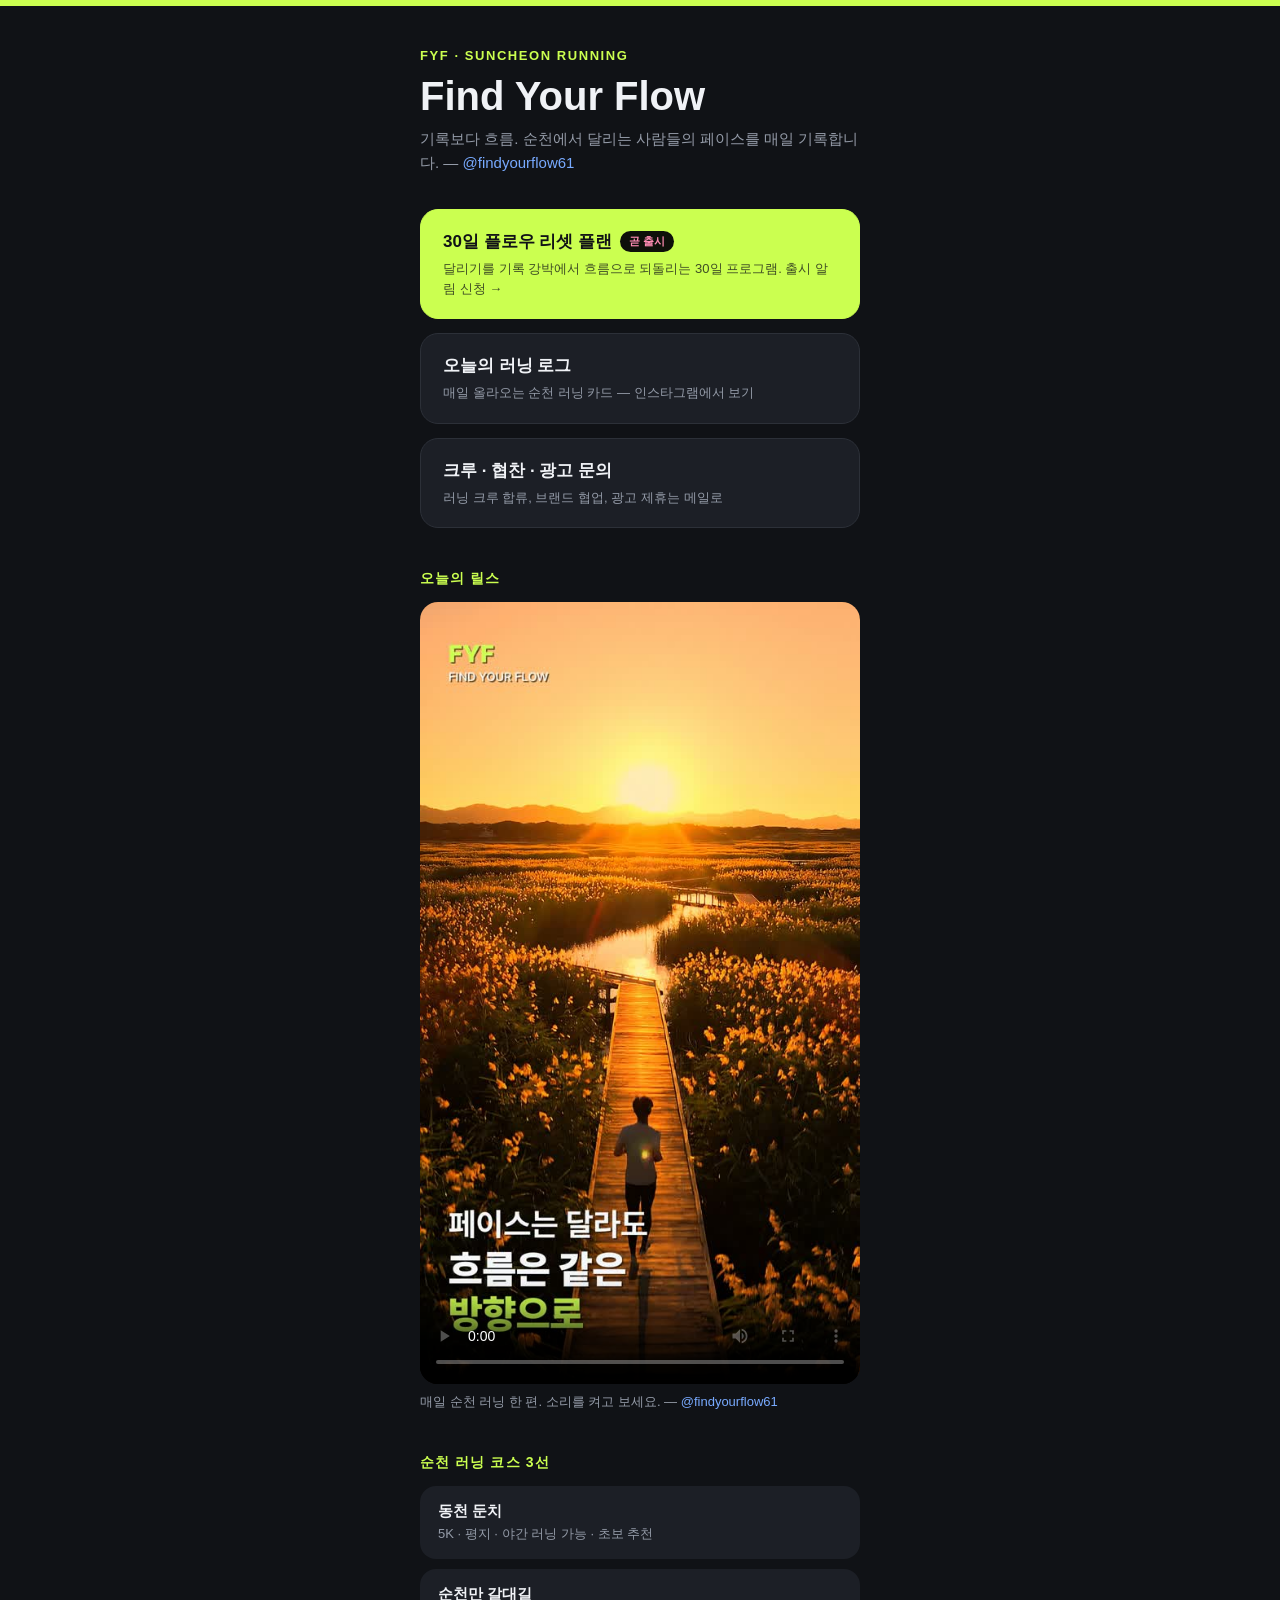
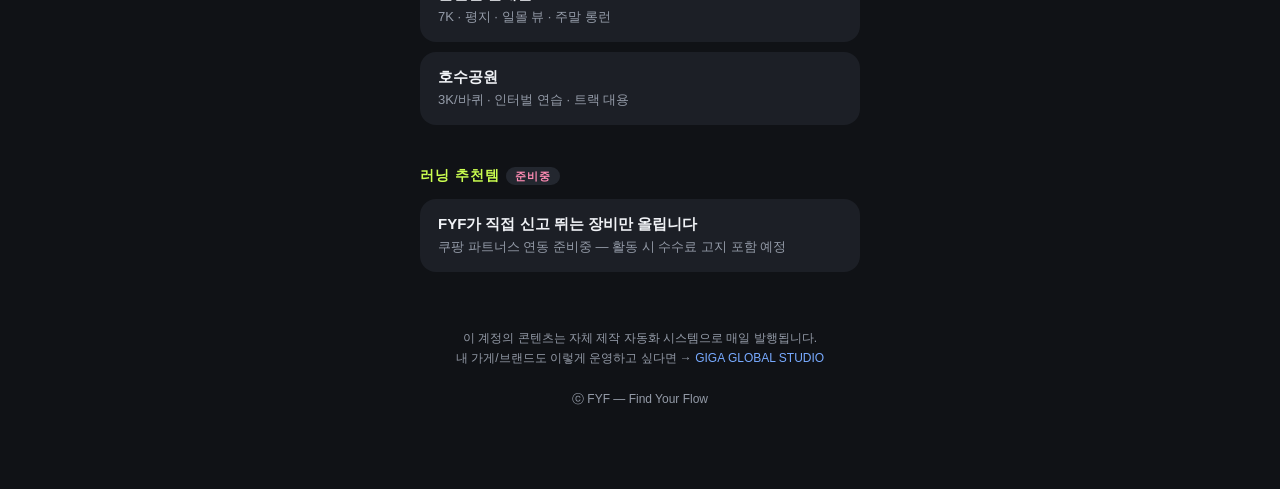
<file: index.html>
<!DOCTYPE html>
<html lang="ko">
<head>
<meta charset="UTF-8">
<meta name="viewport" content="width=device-width, initial-scale=1.0">
<title>FYF — Find Your Flow | 순천 러닝</title>
<meta name="description" content="순천에서 달리는 사람들의 흐름. 30일 플로우 리셋 플랜, 순천 러닝 코스 가이드, 러닝 추천템.">
<meta property="og:title" content="FYF — Find Your Flow">
<meta property="og:description" content="순천에서 달리는 사람들의 흐름. 기록보다 흐름.">
<style>
  :root{
    --bg:#101216; --card:#1c1f26; --card2:#23272f;
    --lime:#cbff50; --blue:#78aaff; --pink:#ff8cb4;
    --grey:#949ba8; --white:#f0f2f6;
  }
  *{margin:0;padding:0;box-sizing:border-box}
  body{background:var(--bg);color:var(--white);
    font-family:"Pretendard","Apple SD Gothic Neo",-apple-system,sans-serif;
    min-height:100vh;display:flex;justify-content:center}
  .wrap{width:100%;max-width:480px;padding:48px 20px 80px}
  .top-bar{position:fixed;top:0;left:0;right:0;height:6px;background:var(--lime)}
  .eyebrow{color:var(--lime);font-weight:700;font-size:13px;letter-spacing:.12em}
  h1{font-size:40px;font-weight:900;line-height:1.15;margin:10px 0 8px}
  .sub{color:var(--grey);font-size:15px;line-height:1.6;margin-bottom:34px}
  .links{display:flex;flex-direction:column;gap:14px}
  a.btn{display:block;background:var(--card);border:1px solid #2c3038;border-radius:18px;
    padding:20px 22px;text-decoration:none;color:var(--white);transition:transform .12s ease}
  a.btn:active{transform:scale(.98)}
  a.btn .t{font-size:17px;font-weight:700;display:flex;align-items:center;gap:8px}
  a.btn .d{font-size:13px;color:var(--grey);margin-top:6px;line-height:1.5}
  a.btn.primary{background:var(--lime);border-color:var(--lime)}
  a.btn.primary .t,a.btn.primary .d{color:#101216}
  a.btn.primary .d{opacity:.75}
  .badge{font-size:11px;font-weight:700;padding:3px 9px;border-radius:99px;background:var(--card2);color:var(--blue)}
  .badge.soon{color:var(--pink)}
  .section{margin-top:42px}
  .section h2{font-size:14px;font-weight:700;color:var(--lime);letter-spacing:.08em;margin-bottom:14px}
  .course{background:var(--card);border-radius:16px;padding:16px 18px;margin-bottom:10px}
  .course .name{font-weight:700;font-size:15px}
  .course .meta{color:var(--grey);font-size:13px;margin-top:4px}
  .foot{margin-top:56px;color:var(--grey);font-size:12px;line-height:1.7;text-align:center}
  .foot a{color:var(--blue);text-decoration:none}
</style>
</head>
<body>
<div class="top-bar"></div>
<div class="wrap">
  <div class="eyebrow">FYF · SUNCHEON RUNNING</div>
  <h1>Find Your Flow</h1>
  <p class="sub">기록보다 흐름. 순천에서 달리는 사람들의 페이스를 매일 기록합니다. — <a href="https://www.instagram.com/findyourflow61/" style="color:var(--blue);text-decoration:none">@findyourflow61</a></p>

  <div class="links">
    <a class="btn primary" href="mailto:gigaglobalstudio@gmail.com?subject=%5BFYF%5D%2030%EC%9D%BC%20%ED%94%8C%EB%9E%9C%20%EC%B6%9C%EC%8B%9C%20%EC%95%8C%EB%A6%BC%20%EC%8B%A0%EC%B2%AD&body=%EC%B6%9C%EC%8B%9C%20%EC%95%8C%EB%A6%BC%EC%9D%84%20%EB%B0%9B%EA%B3%A0%20%EC%8B%B6%EC%96%B4%EC%9A%94.%20(%EC%9D%B4%20%EB%A9%94%EC%9D%BC%EC%9D%84%20%EA%B7%B8%EB%8C%80%EB%A1%9C%20%EB%B3%B4%EB%82%B4%EC%A3%BC%EC%84%B8%EC%9A%94)">
      <div class="t">30일 플로우 리셋 플랜 <span class="badge soon" style="background:#0e100a">곧 출시</span></div>
      <div class="d">달리기를 기록 강박에서 흐름으로 되돌리는 30일 프로그램. 출시 알림 신청 →</div>
    </a>
    <a class="btn" href="https://www.instagram.com/findyourflow61/">
      <div class="t">오늘의 러닝 로그</div>
      <div class="d">매일 올라오는 순천 러닝 카드 — 인스타그램에서 보기</div>
    </a>
    <a class="btn" href="mailto:gigaglobalstudio@gmail.com?subject=%5BFYF%5D%20%ED%81%AC%EB%A3%A8%2F%ED%98%91%EC%B0%AC%2F%EA%B4%91%EA%B3%A0%20%EB%AC%B8%EC%9D%98">
      <div class="t">크루 · 협찬 · 광고 문의</div>
      <div class="d">러닝 크루 합류, 브랜드 협업, 광고 제휴는 메일로</div>
    </a>
  </div>

  <div class="section">
    <h2>오늘의 릴스</h2>
    <video controls playsinline preload="metadata" poster="assets/reel-poster.jpg"
      style="width:100%;border-radius:18px;background:#000;display:block">
      <source src="assets/reel-latest.mp4" type="video/mp4">
    </video>
    <div style="color:var(--grey);font-size:13px;margin-top:8px;line-height:1.5">
      매일 순천 러닝 한 편. 소리를 켜고 보세요. — <a href="https://www.instagram.com/findyourflow61/" style="color:var(--blue);text-decoration:none">@findyourflow61</a>
    </div>
  </div>

  <div class="section">
    <h2>순천 러닝 코스 3선</h2>
    <div class="course"><div class="name">동천 둔치</div><div class="meta">5K · 평지 · 야간 러닝 가능 · 초보 추천</div></div>
    <div class="course"><div class="name">순천만 갈대길</div><div class="meta">7K · 평지 · 일몰 뷰 · 주말 롱런</div></div>
    <div class="course"><div class="name">호수공원</div><div class="meta">3K/바퀴 · 인터벌 연습 · 트랙 대용</div></div>
  </div>

  <div class="section" id="gear">
    <h2>러닝 추천템 <span class="badge soon">준비중</span></h2>
    <div class="course"><div class="name">FYF가 직접 신고 뛰는 장비만 올립니다</div><div class="meta">쿠팡 파트너스 연동 준비중 — 활동 시 수수료 고지 포함 예정</div></div>
  </div>

  <p class="foot">
    이 계정의 콘텐츠는 자체 제작 자동화 시스템으로 매일 발행됩니다.<br>
    내 가게/브랜드도 이렇게 운영하고 싶다면 → <a href="studio.html">GIGA GLOBAL STUDIO</a><br><br>
    ⓒ FYF — Find Your Flow
  </p>
</div>
</body>
</html>
</file>
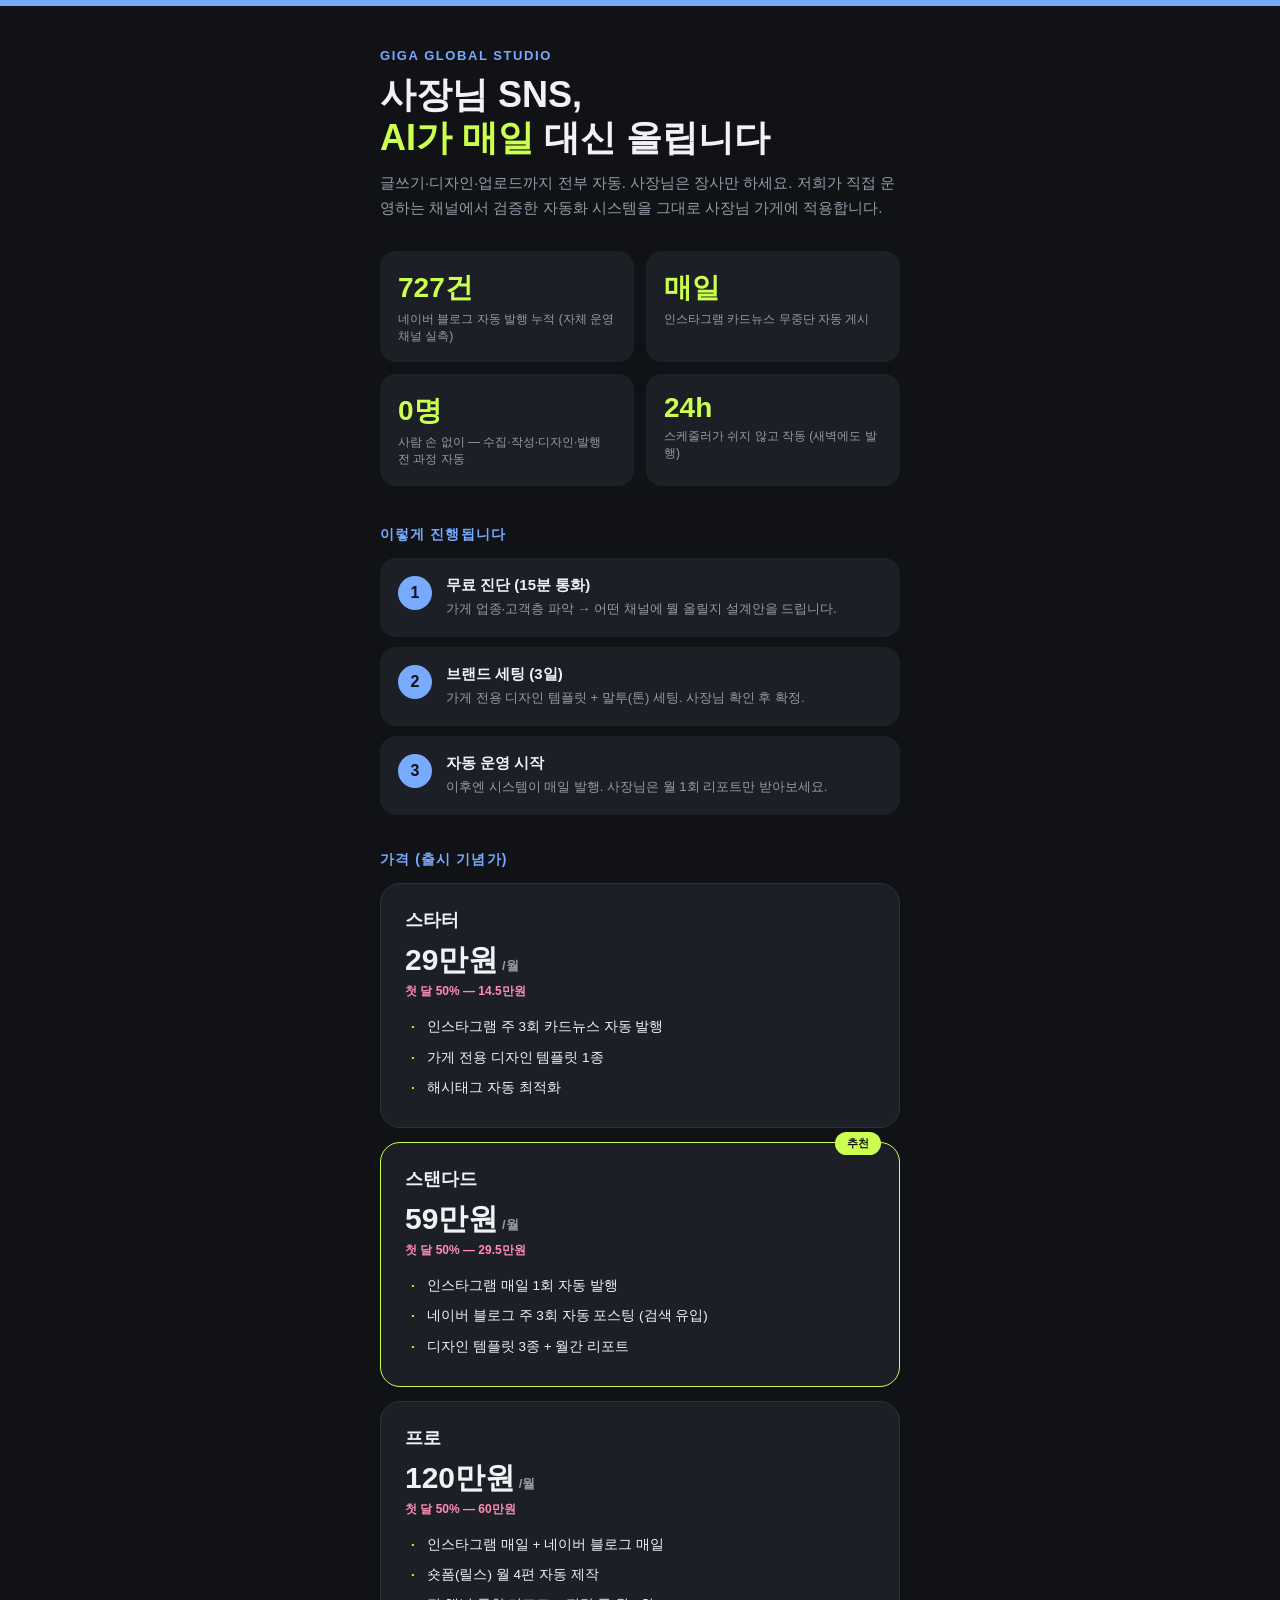
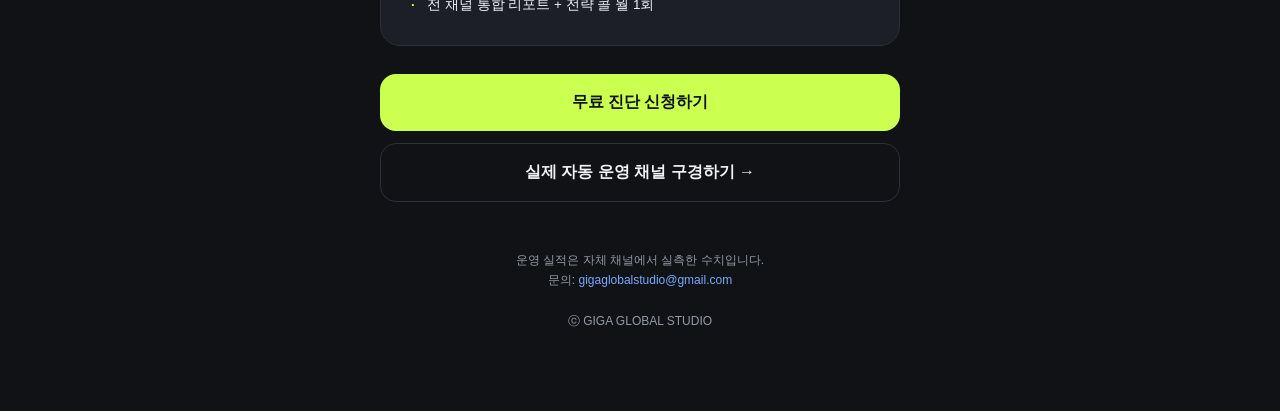
<file: studio.html>
<!DOCTYPE html>
<html lang="ko">
<head>
<meta charset="UTF-8">
<meta name="viewport" content="width=device-width, initial-scale=1.0">
<title>GIGA GLOBAL STUDIO — AI 콘텐츠 자동화 대행</title>
<meta name="description" content="사장님 SNS, AI가 매일 대신 올립니다. 네이버 블로그 727건 자동 발행 실적. 인스타그램·블로그 무중단 자동 운영.">
<meta property="og:title" content="GIGA GLOBAL STUDIO — AI 콘텐츠 자동화 대행">
<meta property="og:description" content="사장님 SNS, AI가 매일 대신 올립니다.">
<style>
  :root{
    --bg:#101216; --card:#1c1f26; --card2:#23272f;
    --lime:#cbff50; --blue:#78aaff; --pink:#ff8cb4;
    --grey:#949ba8; --white:#f0f2f6;
  }
  *{margin:0;padding:0;box-sizing:border-box}
  body{background:var(--bg);color:var(--white);
    font-family:"Pretendard","Apple SD Gothic Neo",-apple-system,sans-serif;
    display:flex;justify-content:center}
  .wrap{width:100%;max-width:560px;padding:48px 20px 80px}
  .top-bar{position:fixed;top:0;left:0;right:0;height:6px;background:var(--blue);z-index:9}
  .eyebrow{color:var(--blue);font-weight:700;font-size:13px;letter-spacing:.12em}
  h1{font-size:36px;font-weight:900;line-height:1.2;margin:10px 0 12px}
  h1 em{font-style:normal;color:var(--lime)}
  .sub{color:var(--grey);font-size:15px;line-height:1.65;margin-bottom:30px}
  .proof{display:grid;grid-template-columns:1fr 1fr;gap:12px;margin-bottom:40px}
  .proof .p{background:var(--card);border-radius:16px;padding:18px}
  .proof .num{font-size:28px;font-weight:900;color:var(--lime)}
  .proof .lab{font-size:12px;color:var(--grey);margin-top:4px;line-height:1.4}
  .sec-t{font-size:14px;font-weight:700;color:var(--blue);letter-spacing:.08em;margin:36px 0 14px}
  .how{background:var(--card);border-radius:16px;padding:18px;margin-bottom:10px;display:flex;gap:14px;align-items:flex-start}
  .how .n{min-width:34px;height:34px;border-radius:50%;background:var(--blue);color:#101216;
    font-weight:900;display:flex;align-items:center;justify-content:center;font-size:16px}
  .how .t{font-weight:700;font-size:15px}
  .how .d{font-size:13px;color:var(--grey);margin-top:4px;line-height:1.55}
  .plan{background:var(--card);border:1px solid #2c3038;border-radius:20px;padding:24px;margin-bottom:14px;position:relative}
  .plan.hot{border-color:var(--lime)}
  .plan .tag{position:absolute;top:-11px;right:18px;background:var(--lime);color:#101216;
    font-size:11px;font-weight:900;padding:4px 12px;border-radius:99px}
  .plan .name{font-weight:900;font-size:18px}
  .plan .price{font-size:30px;font-weight:900;margin:8px 0 2px}
  .plan .price small{font-size:13px;font-weight:600;color:var(--grey)}
  .plan .launch{font-size:12px;color:var(--pink);font-weight:700;margin-bottom:12px}
  .plan ul{list-style:none}
  .plan li{font-size:13.5px;color:var(--white);padding:5px 0 5px 22px;position:relative;line-height:1.5}
  .plan li::before{content:"·";color:var(--lime);font-weight:900;position:absolute;left:6px}
  a.cta{display:block;text-align:center;background:var(--lime);color:#101216;font-weight:900;
    font-size:16px;padding:18px;border-radius:16px;text-decoration:none;margin-top:28px}
  a.cta.ghost{background:transparent;border:1px solid #2c3038;color:var(--white);font-weight:700;margin-top:12px}
  .foot{margin-top:48px;color:var(--grey);font-size:12px;line-height:1.7;text-align:center}
  .foot a{color:var(--blue);text-decoration:none}
</style>
</head>
<body>
<div class="top-bar"></div>
<div class="wrap">
  <div class="eyebrow">GIGA GLOBAL STUDIO</div>
  <h1>사장님 SNS,<br><em>AI가 매일</em> 대신 올립니다</h1>
  <p class="sub">글쓰기·디자인·업로드까지 전부 자동. 사장님은 장사만 하세요.
  저희가 직접 운영하는 채널에서 검증한 자동화 시스템을 그대로 사장님 가게에 적용합니다.</p>

  <div class="proof">
    <div class="p"><div class="num">727건</div><div class="lab">네이버 블로그 자동 발행 누적 (자체 운영 채널 실측)</div></div>
    <div class="p"><div class="num">매일</div><div class="lab">인스타그램 카드뉴스 무중단 자동 게시</div></div>
    <div class="p"><div class="num">0명</div><div class="lab">사람 손 없이 — 수집·작성·디자인·발행 전 과정 자동</div></div>
    <div class="p"><div class="num">24h</div><div class="lab">스케줄러가 쉬지 않고 작동 (새벽에도 발행)</div></div>
  </div>

  <div class="sec-t">이렇게 진행됩니다</div>
  <div class="how"><div class="n">1</div><div><div class="t">무료 진단 (15분 통화)</div><div class="d">가게 업종·고객층 파악 → 어떤 채널에 뭘 올릴지 설계안을 드립니다.</div></div></div>
  <div class="how"><div class="n">2</div><div><div class="t">브랜드 세팅 (3일)</div><div class="d">가게 전용 디자인 템플릿 + 말투(톤) 세팅. 사장님 확인 후 확정.</div></div></div>
  <div class="how"><div class="n">3</div><div><div class="t">자동 운영 시작</div><div class="d">이후엔 시스템이 매일 발행. 사장님은 월 1회 리포트만 받아보세요.</div></div></div>

  <div class="sec-t">가격 (출시 기념가)</div>

  <div class="plan">
    <div class="name">스타터</div>
    <div class="price">29만원<small> /월</small></div>
    <div class="launch">첫 달 50% — 14.5만원</div>
    <ul>
      <li>인스타그램 주 3회 카드뉴스 자동 발행</li>
      <li>가게 전용 디자인 템플릿 1종</li>
      <li>해시태그 자동 최적화</li>
    </ul>
  </div>

  <div class="plan hot">
    <div class="tag">추천</div>
    <div class="name">스탠다드</div>
    <div class="price">59만원<small> /월</small></div>
    <div class="launch">첫 달 50% — 29.5만원</div>
    <ul>
      <li>인스타그램 매일 1회 자동 발행</li>
      <li>네이버 블로그 주 3회 자동 포스팅 (검색 유입)</li>
      <li>디자인 템플릿 3종 + 월간 리포트</li>
    </ul>
  </div>

  <div class="plan">
    <div class="name">프로</div>
    <div class="price">120만원<small> /월</small></div>
    <div class="launch">첫 달 50% — 60만원</div>
    <ul>
      <li>인스타그램 매일 + 네이버 블로그 매일</li>
      <li>숏폼(릴스) 월 4편 자동 제작</li>
      <li>전 채널 통합 리포트 + 전략 콜 월 1회</li>
    </ul>
  </div>

  <a class="cta" href="mailto:gigaglobalstudio@gmail.com?subject=%5B%EB%AC%B4%EB%A3%8C%EC%A7%84%EB%8B%A8%5D%20SNS%20%EC%9E%90%EB%8F%99%ED%99%94%20%EC%83%81%EB%8B%B4%20%EC%8B%A0%EC%B2%AD&body=%EA%B0%80%EA%B2%8C%2F%EB%B8%8C%EB%9E%9C%EB%93%9C%EB%AA%85%3A%0A%EC%97%85%EC%A2%85%3A%0A%EC%A7%80%EC%97%AD%3A%0A%EC%97%B0%EB%9D%BD%20%EA%B0%80%EB%8A%A5%20%EC%8B%9C%EA%B0%84%3A">무료 진단 신청하기</a>
  <a class="cta ghost" href="https://www.instagram.com/findyourflow61/">실제 자동 운영 채널 구경하기 →</a>

  <p class="foot">
    운영 실적은 자체 채널에서 실측한 수치입니다.<br>
    문의: <a href="mailto:gigaglobalstudio@gmail.com">gigaglobalstudio@gmail.com</a><br><br>
    ⓒ GIGA GLOBAL STUDIO
  </p>
</div>
</body>
</html>
</file>
